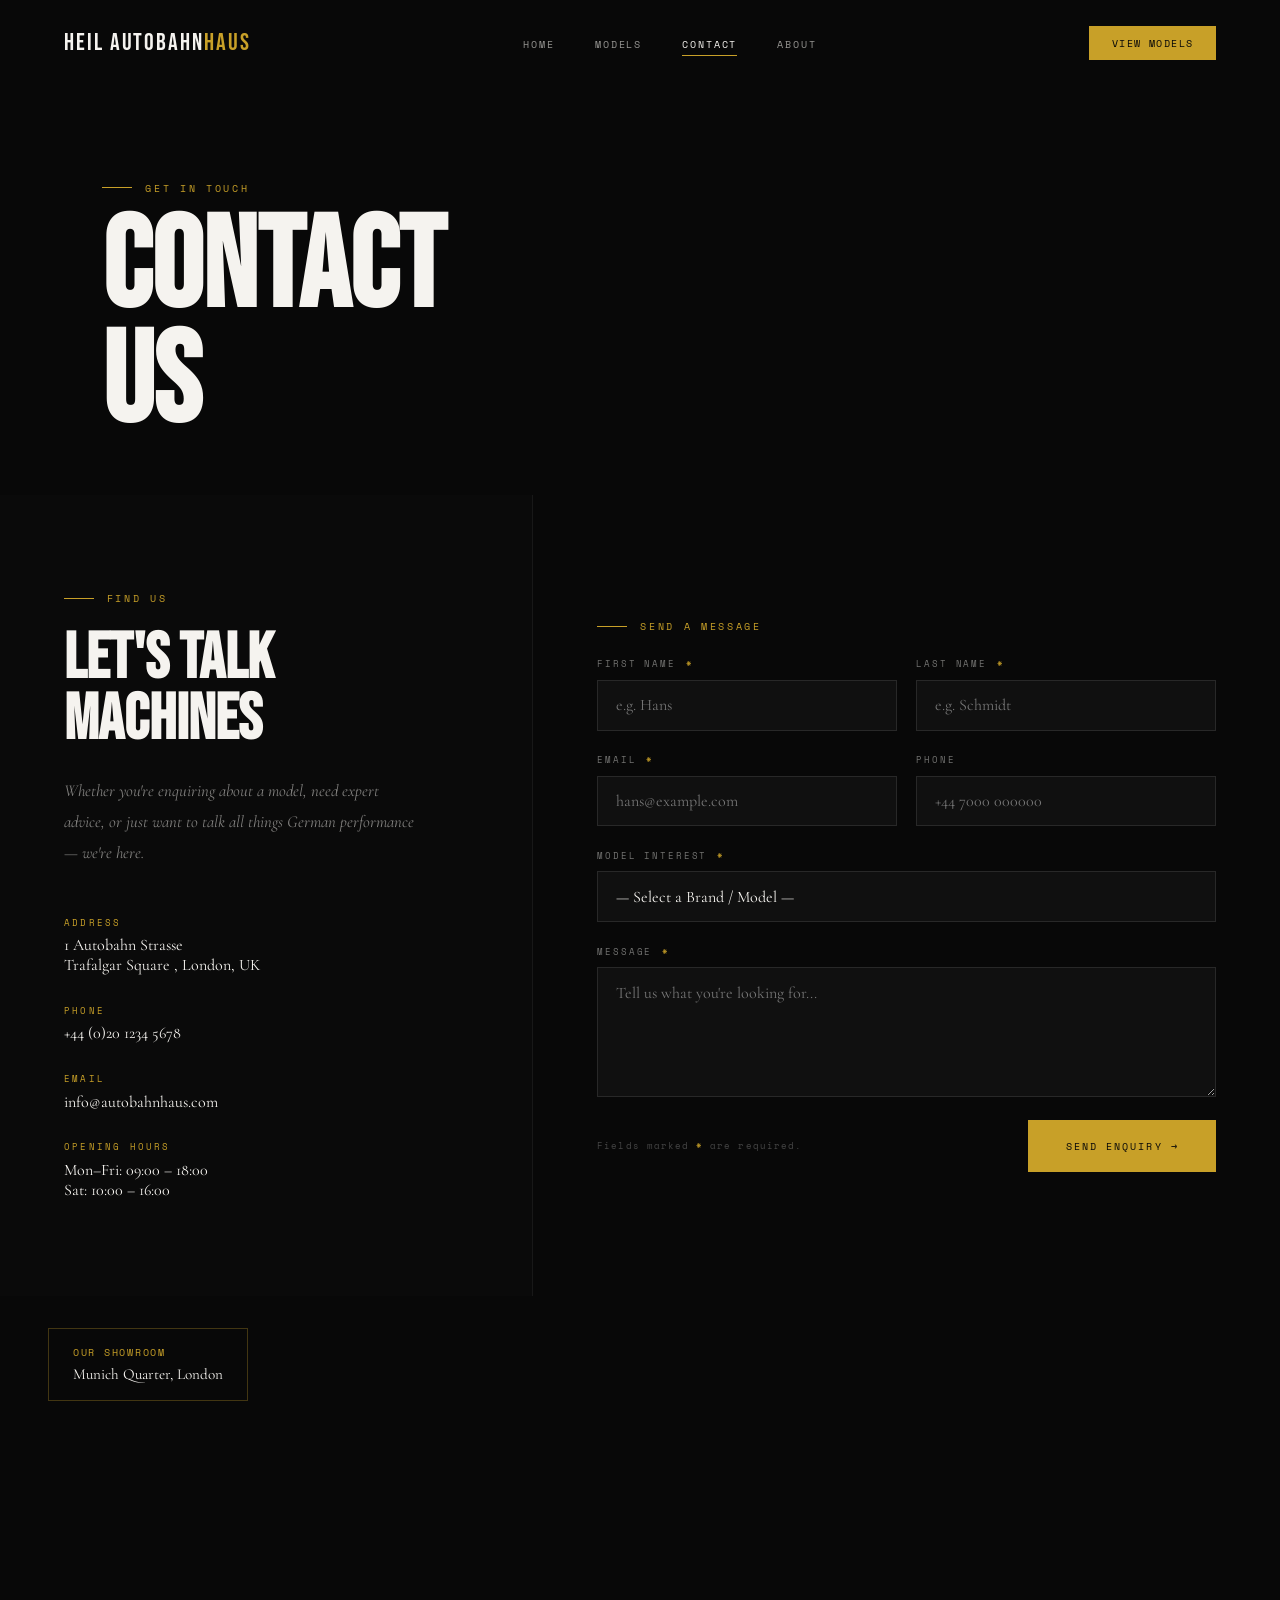
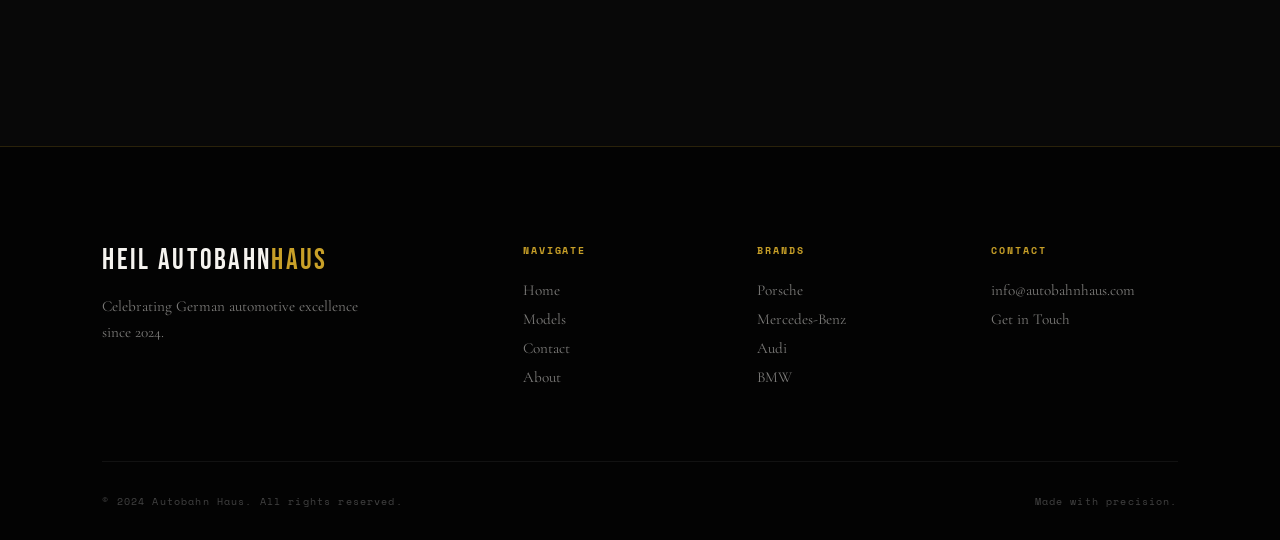
<file: contact.html>
<!DOCTYPE html>
<html lang="en">
<head>
  <meta charset="UTF-8"/>
  <meta name="viewport" content="width=device-width, initial-scale=1.0"/>
  <title>Contact — HEIL AUTOBAHN HAUS</title>
  <link rel="preconnect" href="https://fonts.googleapis.com">
  <link href="https://fonts.googleapis.com/css2?family=Bebas+Neue&family=Cormorant+Garamond:ital,wght@0,300;0,400;0,600;1,300&family=Space+Mono:wght@400;700&display=swap" rel="stylesheet">
  <link rel="stylesheet" href="styles.css">
  <script src="script.js" defer></script>
</head>
<body>
  <nav class="nav" id="nav">
    <a href="index.html" class="nav-logo">HEIL AUTOBAHN<span>HAUS</span></a>
    <ul class="nav-links">
      <li><a href="index.html">Home</a></li>
      <li><a href="products.html">Models</a></li>
      <li><a href="contact.html" class="active">Contact</a></li>
      <li><a href="about.html">About</a></li>
    </ul>
    <a href="products.html" class="nav-cta">View Models</a>
    <button class="nav-hamburger" onclick="toggleMenu()">&#9776;</button>
  </nav>
  <div class="mobile-menu" id="mobileMenu">
    <a href="index.html">Home</a>
    <a href="products.html">Models</a>
    <a href="contact.html">Contact</a>
    <a href="about.html">About</a>
  </div>

  <section class="page-hero">
    <div class="page-hero-bg" style="background-image:url('https://images.unsplash.com/photo-1558618666-fcd25c85cd64?w=1800&q=80')"></div>
    <div class="page-hero-overlay"></div>
    <div class="page-hero-content">
      <span class="section-label">Get in Touch</span>
      <h1>CONTACT<br>US</h1>
    </div>
  </section>

  <div class="contact-wrapper">
    <div class="contact-sidebar" data-reveal>
      <span class="section-label" style="margin-bottom:1.5rem">Find Us</span>
      <h2>LET'S TALK<br>MACHINES</h2>
      <p>Whether you're enquiring about a model, need expert advice, or just want to talk all things German performance — we're here.</p>
      <div class="contact-details">
        <div><div class="contact-detail-label">Address</div><div class="contact-detail-val">1 Autobahn Strasse<br>Trafalgar Square , London, UK</div></div>
        <div><div class="contact-detail-label">Phone</div><div class="contact-detail-val">+44 (0)20 1234 5678</div></div>
        <div><div class="contact-detail-label">Email</div><div class="contact-detail-val">info@autobahnhaus.com</div></div>
        <div><div class="contact-detail-label">Opening Hours</div><div class="contact-detail-val">Mon–Fri: 09:00 – 18:00<br>Sat: 10:00 – 16:00</div></div>
      </div>
    </div>
    <div class="contact-main" data-reveal>
      <span class="section-label" style="margin-bottom:1.5rem">Send a Message</span>
      <form id="contactForm" novalidate>
        <div class="form-row">
          <div class="form-group">
            <label for="firstName">First Name <span class="required-star">*</span></label>
            <input type="text" id="firstName" name="firstName" required placeholder="e.g. Hans">
            <span class="error-msg" id="firstNameError">First name is required.</span>
          </div>
          <div class="form-group">
            <label for="lastName">Last Name <span class="required-star">*</span></label>
            <input type="text" id="lastName" name="lastName" required placeholder="e.g. Schmidt">
            <span class="error-msg" id="lastNameError">Last name is required.</span>
          </div>
        </div>
        <div class="form-row">
          <div class="form-group">
            <label for="email">Email <span class="required-star">*</span></label>
            <input type="email" id="email" name="email" required placeholder="hans@example.com">
            <span class="error-msg" id="emailError">Please enter a valid email.</span>
          </div>
          <div class="form-group">
            <label for="phone">Phone</label>
            <input type="tel" id="phone" name="phone" placeholder="+44 7000 000000">
            <span class="error-msg" id="phoneError">Please enter a valid phone number.</span>
          </div>
        </div>
        <div class="form-group">
          <label for="interest">Model Interest <span class="required-star">*</span></label>
          <select id="interest" name="interest" required>
            <option value="">— Select a Brand / Model —</option>
            <optgroup label="Porsche"><option value="911gt3rs">Porsche 911 GT3 RS</option><option value="taycan">Porsche Taycan Turbo S</option></optgroup>
            <optgroup label="Mercedes-AMG"><option value="amggt">Mercedes-AMG GT Black Series</option><option value="s63">Mercedes S 63 AMG</option></optgroup>
            <optgroup label="Audi"><option value="r8">Audi R8 V10 Plus</option><option value="rs6">Audi RS6 Avant</option></optgroup>
            <optgroup label="BMW M"><option value="m3">BMW M3 Competition</option><option value="m8">BMW M8 Competition</option></optgroup>
            <option value="general">General Enquiry</option>
          </select>
          <span class="error-msg" id="interestError">Please select a model.</span>
        </div>
        <div class="form-group">
          <label for="message">Message <span class="required-star">*</span></label>
          <textarea id="message" name="message" required placeholder="Tell us what you're looking for..."></textarea>
          <span class="error-msg" id="messageError">Please enter a message.</span>
        </div>
        <div class="form-footer">
          <span class="form-note">Fields marked <span>*</span> are required.</span>
          <button type="submit" class="btn-primary">Send Enquiry →</button>
        </div>
      </form>
      <div id="formSuccess">
        <div class="success-icon">✓</div>
        <h3>MESSAGE<br>RECEIVED</h3>
        <p>Thank you. A specialist will respond within 24 hours.</p>
        <a href="products.html" class="btn-ghost">Browse Models</a>
      </div>
    </div>
  </div>

  <div class="map-section">
    <div class="map-overlay-tag"><p>Our Showroom</p><span>Munich Quarter, London</span></div>
    <iframe src="https://www.google.com/maps/embed?pb=!1m18!1m12!1m3!1d2482.8193523427957!2d-0.12775848422919083!3d51.50329997963441!2m3!1f0!2f0!3f0!3m2!1i1024!2i768!4f13.1!3m3!1m2!1s0x487604ce3941eb1f%3A0x1a5342fdf089c627!2sWestminster%2C%20London!5e0!3m2!1sen!2suk!4v1699999999999!5m2!1sen!2suk" allowfullscreen="" loading="lazy" referrerpolicy="no-referrer-when-downgrade" title="Location"></iframe>
  </div>

  <footer class="footer">
    <div class="footer-inner">
      <div class="footer-brand"><div class="footer-logo">HEIL AUTOBAHN<span>HAUS</span></div><p>Celebrating German automotive excellence since 2024.</p></div>
      <div class="footer-links"><h4>Navigate</h4><a href="index.html">Home</a><a href="products.html">Models</a><a href="contact.html">Contact</a><a href="about.html">About</a></div>
      <div class="footer-links"><h4>Brands</h4><a href="products.html">Porsche</a><a href="products.html">Mercedes-Benz</a><a href="products.html">Audi</a><a href="products.html">BMW</a></div>
      <div class="footer-links"><h4>Contact</h4><a href="mailto:info@autobahnhaus.com">info@autobahnhaus.com</a><a href="contact.html">Get in Touch</a></div>
    </div>
    <div class="footer-bottom"><span>© 2024 Autobahn Haus. All rights reserved.</span><span>Made with precision.</span></div>
  </footer>


</body>
</html>
</file>
<file: styles.css>
:root {
  --accent: #C8A028;
  --accent-light: #e8c050;
  --white: #f5f3ef;
  --dark: #080808;
  --dark2: #0e0e0e;
  --text-muted: rgba(245,243,239,0.5);
}
 

*, *::before, *::after { box-sizing: border-box; margin: 0; padding: 0; }
html { scroll-behavior: smooth; }
body { background: var(--dark); color: var(--white); font-family: 'Cormorant Garamond', serif; overflow-x: hidden; }
::-webkit-scrollbar { width: 5px; }
::-webkit-scrollbar-track { background: var(--dark); }
::-webkit-scrollbar-thumb { background: var(--accent); }
::selection { background: var(--accent); color: var(--dark); }
 

@keyframes fadeUp {
  from { opacity: 0; transform: translateY(25px); }
  to   { opacity: 1; transform: translateY(0); }
}
@keyframes fadeIn {
  from { opacity: 0; }
  to   { opacity: 1; }
}
@keyframes slowzoom {
  from { transform: scale(1.05); }
  to   { transform: scale(1.12); }
}
@keyframes marquee {
  from { transform: translateX(0); }
  to   { transform: translateX(-50%); }
}
@keyframes linegrow {
  0%, 100% { transform: scaleY(1); opacity: .5; }
  50%       { transform: scaleY(1.3); opacity: 1; }
}
 
/* NAV  */
.nav {
  position: fixed; top: 0; left: 0; right: 0; z-index: 1000;
  display: flex; align-items: center; justify-content: space-between;
  padding: 1.6rem 5vw;
  transition: background 0.4s, padding 0.4s;
}
.nav.scrolled {
  background: rgba(8,8,8,0.92);
  backdrop-filter: blur(12px);
  padding: 1rem 5vw;
  border-bottom: 1px solid rgba(200,160,40,0.15);
}
.nav-logo { font-family: 'Bebas Neue', sans-serif; font-size: 1.5rem; letter-spacing: 0.08em; color: var(--white); text-decoration: none; }
.nav-logo span { color: var(--accent); }
.nav-links { display: flex; gap: 2.5rem; list-style: none; }
.nav-links a {
  font-family: 'Space Mono', monospace; font-size: 0.65rem; letter-spacing: 0.18em;
  text-transform: uppercase; color: rgba(245,243,239,0.6); text-decoration: none;
  transition: color 0.2s; position: relative;
}
.nav-links a::after {
  content: ''; position: absolute; bottom: -4px; left: 0; right: 0;
  height: 1px; background: var(--accent); transform: scaleX(0);
  transform-origin: right; transition: transform 0.3s;
}
.nav-links a:hover, .nav-links a.active { color: var(--white); }
.nav-links a:hover::after, .nav-links a.active::after { transform: scaleX(1); transform-origin: left; }
.nav-cta {
  font-family: 'Space Mono', monospace; font-size: 0.6rem; letter-spacing: 0.15em;
  text-transform: uppercase; color: var(--dark); background: var(--accent);
  padding: 0.65rem 1.4rem; text-decoration: none; transition: background 0.2s, transform 0.2s;
}
.nav-cta:hover { background: var(--accent-light); transform: translateY(-1px); }
.nav-hamburger { display: none; background: none; border: none; color: var(--white); font-size: 1.5rem; cursor: pointer; }
.mobile-menu {
  display: none; position: fixed; inset: 0;
  background: rgba(8,8,8,0.97); z-index: 999;
  flex-direction: column; align-items: center; justify-content: center; gap: 2.5rem;
}
.mobile-menu.open { display: flex; }
.mobile-menu a { font-family: 'Bebas Neue', sans-serif; font-size: 3rem; color: var(--white); text-decoration: none; letter-spacing: 0.1em; transition: color 0.2s; }
.mobile-menu a:hover { color: var(--accent); }
@media (max-width: 768px) {
  .nav-links, .nav-cta { display: none; }
  .nav-hamburger { display: block; }
}
 
/* BUTTONS */
.btn-primary {
  display: inline-block; font-family: 'Space Mono', monospace; font-size: 0.65rem;
  letter-spacing: 0.2em; text-transform: uppercase; color: var(--dark);
  background: var(--accent); padding: 1rem 2.2rem; text-decoration: none;
  border: 2px solid var(--accent); transition: background 0.2s, color 0.2s, transform 0.2s; cursor: pointer;
}
.btn-primary:hover { background: transparent; color: var(--accent); transform: translateY(-2px); }
.btn-ghost {
  display: inline-block; font-family: 'Space Mono', monospace; font-size: 0.65rem;
  letter-spacing: 0.2em; text-transform: uppercase; color: var(--white);
  background: transparent; padding: 1rem 2.2rem; text-decoration: none;
  border: 2px solid rgba(255,255,255,0.2); transition: border-color 0.2s, color 0.2s, transform 0.2s; cursor: pointer;
}
.btn-ghost:hover { border-color: var(--accent); color: var(--accent); transform: translateY(-2px); }
 

.section-label {
  display: inline-flex; align-items: center; gap: 0.8rem;
  font-family: 'Space Mono', monospace; font-size: 0.6rem;
  letter-spacing: 0.28em; text-transform: uppercase; color: var(--accent);
}
.section-label::before { content: ''; width: 30px; height: 1px; background: var(--accent); }


[data-reveal] { opacity: 0; transform: translateY(30px); transition: opacity 0.8s ease, transform 0.8s ease; }
[data-reveal].revealed { opacity: 1; transform: translateY(0); }
 

.page-hero {
  height: 55vh; min-height: 350px; position: relative;
  display: flex; align-items: flex-end; padding: 80px 8vw 6vh; overflow: hidden;
}
.page-hero-bg { position: absolute; inset: 0; background-size: cover; background-position: center; opacity: 0.4; }
.page-hero-overlay { position: absolute; inset: 0; background: linear-gradient(to top, var(--dark) 20%, transparent 70%); }
.page-hero-content { position: relative; }
.page-hero-content .section-label { margin-bottom: 1rem; }
.page-hero-content h1 { font-family: 'Bebas Neue', sans-serif; font-size: clamp(4rem, 10vw, 9rem); line-height: 0.9; color: var(--white); }
 
/* FOOTER */
.footer { background: #030303; border-top: 1px solid rgba(200,160,40,0.2); padding: 6rem 8vw 2rem; }
.footer-inner { display: grid; grid-template-columns: 2fr 1fr 1fr 1fr; gap: 3rem; margin-bottom: 4rem; }
.footer-logo { font-family: 'Bebas Neue', sans-serif; font-size: 1.8rem; letter-spacing: 0.08em; color: var(--white); margin-bottom: 1rem; }
.footer-logo span { color: var(--accent); }
.footer-brand p { font-family: 'Cormorant Garamond', serif; font-size: 0.95rem; color: var(--text-muted); line-height: 1.7; max-width: 280px; }
.footer-links h4 { font-family: 'Space Mono', monospace; font-size: 0.6rem; letter-spacing: 0.2em; text-transform: uppercase; color: var(--accent); margin-bottom: 1.5rem; }
.footer-links a { display: block; font-family: 'Cormorant Garamond', serif; font-size: 0.95rem; color: var(--text-muted); text-decoration: none; margin-bottom: 0.7rem; transition: color 0.2s; }
.footer-links a:hover { color: var(--white); }
.footer-bottom { display: flex; justify-content: space-between; padding-top: 2rem; border-top: 1px solid rgba(255,255,255,0.06); font-family: 'Space Mono', monospace; font-size: 0.6rem; letter-spacing: 0.12em; color: rgba(255,255,255,0.25); }
@media (max-width: 768px) { .footer-inner { grid-template-columns: 1fr 1fr; } .footer-bottom { flex-direction: column; gap: 0.5rem; } }
@media (max-width: 480px) { .footer-inner { grid-template-columns: 1fr; } }
 
/* INDEX.HTML */
 
.hero {
  height: 100vh; position: relative; display: flex; flex-direction: column;
  justify-content: flex-end; padding: 0 8vw 8vh; overflow: hidden; background: var(--dark);
}
.hero-bg {
  position: absolute; inset: 0;
  background-image: url('https://images.unsplash.com/photo-1503376780353-7e6692767b70?w=1800&q=80');
  background-size: cover; background-position: center 40%;
  opacity: .45; transform: scale(1.05);
  animation: slowzoom 20s ease-in-out infinite alternate;
}
.hero-overlay {
  position: absolute; inset: 0;
  background: linear-gradient(to top, #080808 18%, transparent 70%),
              linear-gradient(to right, #080808 0%, transparent 55%);
}
.hero-tag { position: relative; font-family: 'Space Mono', monospace; font-size: .65rem; letter-spacing: .25em; color: var(--accent); text-transform: uppercase; margin-bottom: 1.2rem; opacity: 0; animation: fadeUp .8s .3s forwards; }
.hero-title { position: relative; font-family: 'Bebas Neue', sans-serif; font-size: clamp(5rem, 14vw, 14rem); line-height: .9; color: var(--white); letter-spacing: -.02em; opacity: 0; animation: fadeUp .9s .5s forwards; }
.hero-title span { color: var(--accent); }
.hero-sub { position: relative; font-family: 'Cormorant Garamond', serif; font-size: clamp(1rem, 2vw, 1.4rem); font-style: italic; color: rgba(255,255,255,0.6); margin-top: 1rem; max-width: 500px; opacity: 0; animation: fadeUp .9s .7s forwards; }
.hero-cta { position: relative; margin-top: 2.5rem; display: flex; gap: 1.2rem; opacity: 0; animation: fadeUp .9s .9s forwards; }
.hero-scroll { position: absolute; right: 6vw; bottom: 6vh; display: flex; flex-direction: column; align-items: center; gap: .6rem; font-family: 'Space Mono', monospace; font-size: .55rem; letter-spacing: .2em; color: rgba(255,255,255,0.35); text-transform: uppercase; opacity: 0; animation: fadeIn 1s 1.2s forwards; }
.scroll-line { width: 1px; height: 60px; background: linear-gradient(to bottom, var(--accent), transparent); animation: linegrow 2s 1.5s ease-in-out infinite; }
 
.brand-strip { background: var(--accent); padding: 1.1rem 0; overflow: hidden; white-space: nowrap; }
.brand-strip-inner { display: inline-flex; gap: 4rem; animation: marquee 18s linear infinite; }
.brand-strip span { font-family: 'Bebas Neue', sans-serif; font-size: 1.3rem; letter-spacing: .15em; color: var(--dark); }
 
.intro { display: grid; grid-template-columns: 1fr 1fr; min-height: 70vh; }
.intro-text { background: var(--dark2); padding: 8vw; display: flex; flex-direction: column; justify-content: center; }
.intro-text .section-label { margin-bottom: 2rem; }
.intro-text h2 { font-family: 'Bebas Neue', sans-serif; font-size: clamp(3rem, 5vw, 5.5rem); line-height: .95; color: var(--white); margin-bottom: 2rem; }
.intro-text p { font-family: 'Cormorant Garamond', serif; font-size: 1.15rem; line-height: 1.85; color: rgba(255,255,255,0.55); max-width: 460px; }
.intro-text p+p { margin-top: 1rem; }
.intro-img { position: relative; overflow: hidden; }
.intro-img img { width: 100%; height: 100%; object-fit: cover; transition: transform .8s ease; }
.intro-img:hover img { transform: scale(1.04); }
 
.stats { background: var(--dark); display: grid; grid-template-columns: repeat(4,1fr); border-top: 1px solid rgba(255,255,255,0.07); }
.stat-item { padding: 4rem 3rem; border-right: 1px solid rgba(255,255,255,0.07); position: relative; }
.stat-item:last-child { border-right: none; }
.stat-item::before { content: ''; position: absolute; top: 0; left: 0; right: 0; height: 2px; background: var(--accent); transform: scaleX(0); transform-origin: left; transition: transform .5s ease; }
.stat-item:hover::before { transform: scaleX(1); }
.stat-num { font-family: 'Bebas Neue', sans-serif; font-size: 4.5rem; color: var(--accent); line-height: 1; }
.stat-label { font-family: 'Space Mono', monospace; font-size: .65rem; letter-spacing: .2em; text-transform: uppercase; color: rgba(255,255,255,0.4); margin-top: .5rem; }
 
.features { background: #0a0a0a; padding: 8rem 8vw; }
.features-header { display: flex; justify-content: space-between; align-items: flex-end; margin-bottom: 4rem; }
.features-header h2 { font-family: 'Bebas Neue', sans-serif; font-size: clamp(3rem, 5vw, 5rem); color: var(--white); line-height: .95; }
.cards-grid { display: grid; grid-template-columns: repeat(5,1fr); gap: 1.5px; }
.card { position: relative; overflow: hidden; aspect-ratio: 3/4; cursor: pointer; }
.card img { width: 100%; height: 100%; object-fit: cover; transition: transform .7s ease; }
.card:hover img { transform: scale(1.08); }
.card-overlay { position: absolute; inset: 0; background: linear-gradient(to top, rgba(8,8,8,0.92) 0%, transparent 55%); }
.card-content { position: absolute; bottom: 0; left: 0; right: 0; padding: 2rem 1.8rem; transform: translateY(1.5rem); transition: transform .4s ease; }
.card:hover .card-content { transform: translateY(0); }
.card-brand { font-family: 'Space Mono', monospace; font-size: .6rem; letter-spacing: .25em; color: var(--accent); text-transform: uppercase; margin-bottom: .4rem; }
.card-name { font-family: 'Bebas Neue', sans-serif; font-size: 2.2rem; color: var(--white); line-height: 1; }
.card-desc { font-family: 'Cormorant Garamond', serif; font-size: .9rem; color: rgba(255,255,255,0.6); margin-top: .6rem; font-style: italic; opacity: 0; transition: opacity .4s .1s; }
.card:hover .card-desc { opacity: 1; }
 
.quote-band { background: var(--accent); padding: 5rem 8vw; display: flex; align-items: center; gap: 3rem; }
.quote-mark { font-family: 'Bebas Neue', sans-serif; font-size: 12rem; line-height: .7; color: rgba(0,0,0,0.15); flex-shrink: 0; }
.quote-text { font-family: 'Cormorant Garamond', serif; font-size: clamp(1.5rem, 3vw, 2.5rem); font-style: italic; color: #080808; line-height: 1.4; }
.quote-attr { font-family: 'Space Mono', monospace; font-size: .65rem; letter-spacing: .2em; color: rgba(0,0,0,0.5); margin-top: 1rem; text-transform: uppercase; }
 
@media (max-width: 900px) {
  .intro { grid-template-columns: 1fr; }
  .intro-img { height: 50vw; }
  .stats { grid-template-columns: repeat(2,1fr); }
  .cards-grid { grid-template-columns: 1fr 1fr; }
  .features-header { flex-direction: column; align-items: flex-start; gap: 1rem; }
}
@media (max-width: 600px) {
  .cards-grid { grid-template-columns: 1fr; }
  .stats { grid-template-columns: 1fr 1fr; }
  .quote-band { flex-direction: column; }
  .quote-mark { font-size: 6rem; }
}
 
/* PRODUCTS.HTML */
 
.filter-bar { background: var(--dark2); padding: 2rem 8vw; display: flex; gap: .8rem; flex-wrap: wrap; border-bottom: 1px solid rgba(255,255,255,0.06); position: sticky; top: 72px; z-index: 100; }
.filter-btn { font-family: 'Space Mono', monospace; font-size: .6rem; letter-spacing: .18em; text-transform: uppercase; color: rgba(245,243,239,0.5); background: transparent; border: 1px solid rgba(255,255,255,0.12); padding: .55rem 1.2rem; cursor: pointer; transition: all .2s; }
.filter-btn.active, .filter-btn:hover { color: var(--dark); background: var(--accent); border-color: var(--accent); }
 
.products-section { padding: 5rem 8vw 8rem; background: var(--dark); }
.section-title-bar { display: flex; align-items: baseline; gap: 1.5rem; margin-bottom: 3rem; }
.section-title-bar h2 { font-family: 'Bebas Neue', sans-serif; font-size: clamp(2.5rem, 5vw, 4.5rem); color: var(--white); line-height: 1; }
.count-tag { font-family: 'Space Mono', monospace; font-size: .65rem; letter-spacing: .2em; color: var(--text-muted); }
 
.products-grid { display: grid; grid-template-columns: repeat(auto-fill, minmax(340px, 1fr)); gap: 2px; }
.product-card { background: var(--dark2); overflow: hidden; cursor: pointer; transition: transform .4s ease; }
.product-card:hover { transform: translateY(-6px); }
.product-card.hidden { display: none; }
.product-img { position: relative; overflow: hidden; aspect-ratio: 16/9; }
.product-img img { width: 100%; height: 100%; object-fit: cover; transition: transform .7s ease; }
.product-card:hover .product-img img { transform: scale(1.07); }
.product-badge { position: absolute; top: 1rem; left: 1rem; font-family: 'Space Mono', monospace; font-size: .55rem; letter-spacing: .2em; text-transform: uppercase; color: var(--dark); background: var(--accent); padding: .3rem .7rem; }
.product-info { padding: 1.8rem; border-bottom: 2px solid transparent; transition: border-color .3s; }
.product-card:hover .product-info { border-color: var(--accent); }
.product-brand { font-family: 'Space Mono', monospace; font-size: .58rem; letter-spacing: .22em; text-transform: uppercase; color: var(--accent); margin-bottom: .4rem; }
.product-name { font-family: 'Bebas Neue', sans-serif; font-size: 2rem; color: var(--white); line-height: 1; margin-bottom: .6rem; }
.product-desc { font-family: 'Cormorant Garamond', serif; font-size: .95rem; line-height: 1.7; color: var(--text-muted); font-style: italic; }
.product-specs { display: grid; grid-template-columns: repeat(3,1fr); border-top: 1px solid rgba(255,255,255,0.06); }
.spec { padding: 1rem; border-right: 1px solid rgba(255,255,255,0.06); text-align: center; }
.spec:last-child { border-right: none; }
.spec-val { font-family: 'Bebas Neue', sans-serif; font-size: 1.3rem; color: var(--accent); }
.spec-key { font-family: 'Space Mono', monospace; font-size: .5rem; letter-spacing: .15em; text-transform: uppercase; color: rgba(255,255,255,0.3); margin-top: .2rem; }
 
@media (max-width: 600px) { .products-grid { grid-template-columns: 1fr; } }
 
/* CONTACT.HTML */
 
.contact-wrapper { display: grid; grid-template-columns: 1fr 1.4fr; min-height: 80vh; }
.contact-sidebar { background: #0a0a0a; padding: 6rem 5vw; border-right: 1px solid rgba(255,255,255,0.06); display: flex; flex-direction: column; justify-content: center; }
.contact-sidebar h2 { font-family: 'Bebas Neue', sans-serif; font-size: clamp(3rem, 5vw, 4.5rem); line-height: .95; color: var(--white); margin-bottom: 1.5rem; }
.contact-sidebar p { font-family: 'Cormorant Garamond', serif; font-size: 1.05rem; line-height: 1.85; color: var(--text-muted); font-style: italic; max-width: 350px; margin-bottom: 3rem; }
.contact-details { display: flex; flex-direction: column; gap: 1.8rem; }
.contact-detail-label { font-family: 'Space Mono', monospace; font-size: .55rem; letter-spacing: .25em; text-transform: uppercase; color: var(--accent); margin-bottom: .4rem; }
.contact-detail-val { font-family: 'Cormorant Garamond', serif; font-size: 1rem; color: var(--white); }
 
.contact-main { background: var(--dark); padding: 6rem 5vw; display: flex; flex-direction: column; justify-content: center; }
.contact-main .section-label { margin-bottom: 1.5rem; }
.form-row { display: grid; grid-template-columns: 1fr 1fr; gap: 1.2rem; }
.form-group { display: flex; flex-direction: column; margin-bottom: 1.4rem; }
label { font-family: 'Space Mono', monospace; font-size: .58rem; letter-spacing: .2em; text-transform: uppercase; color: rgba(245,243,239,0.45); margin-bottom: .6rem; }
.required-star { color: var(--accent); margin-left: 2px; }
input, select, textarea { background: rgba(255,255,255,0.03); border: 1px solid rgba(255,255,255,0.1); color: var(--white); font-family: 'Cormorant Garamond', serif; font-size: 1rem; padding: .9rem 1.1rem; outline: none; transition: border-color .2s, background .2s; width: 100%; -webkit-appearance: none; appearance: none; }
input:focus, select:focus, textarea:focus { border-color: var(--accent); background: rgba(200,160,40,0.04); }
input.error, select.error, textarea.error { border-color: #e05454; }
select option { background: #111; color: var(--white); }
textarea { resize: vertical; min-height: 130px; }
.error-msg { display: none; font-family: 'Space Mono', monospace; font-size: .55rem; letter-spacing: .1em; color: #e05454; margin-top: .4rem; }
.form-footer { display: flex; align-items: center; justify-content: space-between; margin-top: .5rem; flex-wrap: wrap; gap: 1rem; }
.form-note { font-family: 'Space Mono', monospace; font-size: .55rem; letter-spacing: .12em; color: rgba(255,255,255,0.25); }
.form-note span { color: var(--accent); }
#formSuccess { display: none; flex-direction: column; align-items: center; text-align: center; padding: 4rem 2rem; gap: 1.5rem; }
.success-icon { width: 70px; height: 70px; border: 2px solid var(--accent); border-radius: 50%; display: flex; align-items: center; justify-content: center; font-size: 2rem; }
#formSuccess h3 { font-family: 'Bebas Neue', sans-serif; font-size: 3rem; color: var(--white); line-height: 1; }
#formSuccess p { font-family: 'Cormorant Garamond', serif; font-size: 1.1rem; font-style: italic; color: var(--text-muted); }
 
.map-section { background: var(--dark); position: relative; }
.map-section iframe { width: 100%; height: 450px; border: none; filter: grayscale(100%) invert(90%) contrast(85%); display: block; }
.map-overlay-tag { position: absolute; top: 2rem; left: 3rem; background: var(--dark); border: 1px solid rgba(200,160,40,0.3); padding: 1rem 1.5rem; z-index: 10; }
.map-overlay-tag p { font-family: 'Space Mono', monospace; font-size: .6rem; letter-spacing: .18em; text-transform: uppercase; color: var(--accent); margin-bottom: .3rem; }
.map-overlay-tag span { font-family: 'Cormorant Garamond', serif; font-size: .95rem; color: var(--white); }
 
@media (max-width: 900px) { .contact-wrapper { grid-template-columns: 1fr; } .form-row { grid-template-columns: 1fr; } }
 
/* ABOUT.HTML */
 
.story-section { padding: 8rem 8vw; background: var(--dark); display: grid; grid-template-columns: 1fr 1fr; gap: 6rem; align-items: center; }
.story-text .section-label { margin-bottom: 1.5rem; }
.story-text h2 { font-family: 'Bebas Neue', sans-serif; font-size: clamp(3rem, 5vw, 5rem); line-height: .95; color: var(--white); margin-bottom: 2rem; }
.story-text p { font-family: 'Cormorant Garamond', serif; font-size: 1.1rem; line-height: 1.9; color: var(--text-muted); }
.story-text p+p { margin-top: 1.2rem; }
.story-img { position: relative; }
.story-img img { width: 100%; aspect-ratio: 4/5; object-fit: cover; }
.story-img::before { content: ''; position: absolute; inset: -12px -12px 12px 12px; border: 2px solid var(--accent); z-index: -1; opacity: .4; }
 
.timeline-section { background: #090909; padding: 8rem 8vw; }
.timeline-section h2 { font-family: 'Bebas Neue', sans-serif; font-size: clamp(3rem, 5vw, 4.5rem); color: var(--white); margin-bottom: 4rem; }
.timeline { position: relative; max-width: 900px; }
.timeline::before { content: ''; position: absolute; left: 90px; top: 0; bottom: 0; width: 1px; background: rgba(200,160,40,0.2); }
.timeline-item { display: grid; grid-template-columns: 100px 1fr; gap: 2.5rem; margin-bottom: 3.5rem; position: relative; }
.timeline-item::after { content: ''; position: absolute; left: 85px; top: 6px; width: 11px; height: 11px; background: var(--accent); border-radius: 50%; }
.timeline-year { font-family: 'Bebas Neue', sans-serif; font-size: 1.8rem; color: var(--accent); text-align: center; padding-top: 3px; }
.timeline-content h3 { font-family: 'Bebas Neue', sans-serif; font-size: 1.5rem; color: var(--white); margin-bottom: .4rem; }
.timeline-content p { font-family: 'Cormorant Garamond', serif; font-size: 1rem; line-height: 1.7; color: var(--text-muted); font-style: italic; }
 
.brands-section { background: var(--dark); padding: 8rem 8vw; }
.brands-section-header { margin-bottom: 4rem; }
.brands-section-header h2 { font-family: 'Bebas Neue', sans-serif; font-size: clamp(3rem, 5vw, 4.5rem); color: var(--white); line-height: 1; }
.brands-grid { display: grid; grid-template-columns: repeat(2,1fr); gap: 1.5px; }
.brand-card { position: relative; overflow: hidden; min-height: 380px; }
.brand-card-bg { position: absolute; inset: 0; background-size: cover; background-position: center; transition: transform .7s ease; }
.brand-card:hover .brand-card-bg { transform: scale(1.06); }
.brand-card-overlay { position: absolute; inset: 0; background: linear-gradient(135deg, rgba(8,8,8,0.85) 0%, rgba(8,8,8,0.55) 100%); }
.brand-card-content { position: relative; padding: 3rem; height: 100%; display: flex; flex-direction: column; justify-content: flex-end; }
.brand-icon { width: 50px; height: 3px; background: var(--accent); margin-bottom: 1rem; }
.brand-card-name { font-family: 'Bebas Neue', sans-serif; font-size: 3rem; color: var(--white); line-height: 1; margin-bottom: .8rem; }
.brand-card-text { font-family: 'Cormorant Garamond', serif; font-size: 1rem; line-height: 1.7; color: rgba(255,255,255,0.65); font-style: italic; max-width: 380px; }
.brand-founded { margin-top: 1.2rem; font-family: 'Space Mono', monospace; font-size: .58rem; letter-spacing: .2em; color: var(--accent); text-transform: uppercase; }
 
.aboutme-section { background: #090909; padding: 8rem 8vw; display: grid; grid-template-columns: 1fr 1.3fr; gap: 6rem; align-items: center; }
.aboutme-img-wrap { position: relative; }
.aboutme-img-wrap img { width: 100%; aspect-ratio: 3/4; object-fit: cover; }
.aboutme-img-wrap::after { content: 'FOUNDER'; position: absolute; bottom: -1px; right: -1px; font-family: 'Bebas Neue', sans-serif; font-size: .9rem; letter-spacing: .2em; background: var(--accent); color: var(--dark); padding: .5rem 1rem; }
.aboutme-text .section-label { margin-bottom: 1.5rem; }
.aboutme-text h2 { font-family: 'Bebas Neue', sans-serif; font-size: clamp(3rem, 5vw, 4.5rem); line-height: .95; color: var(--white); margin-bottom: 1.8rem; }
.aboutme-text p { font-family: 'Cormorant Garamond', serif; font-size: 1.1rem; line-height: 1.9; color: var(--text-muted); }
.aboutme-text p+p { margin-top: 1rem; }
.name-sig { font-family: 'Bebas Neue', sans-serif; font-size: 2.5rem; color: var(--accent); margin-top: 2rem; display: block; }
.role-sig { font-family: 'Space Mono', monospace; font-size: .6rem; letter-spacing: .2em; text-transform: uppercase; color: var(--text-muted); }
.passion-list { display: flex; flex-wrap: wrap; gap: .6rem; margin-top: 2rem; }
.passion-tag { font-family: 'Space Mono', monospace; font-size: .55rem; letter-spacing: .15em; text-transform: uppercase; color: var(--accent); border: 1px solid rgba(200,160,40,0.3); padding: .4rem .8rem; }
 
.team-section { background: var(--dark); padding: 6rem 8vw 8rem; }
.team-section h2 { font-family: 'Bebas Neue', sans-serif; font-size: clamp(2.5rem, 4vw, 4rem); color: var(--white); margin-bottom: 3rem; }
.team-grid { display: grid; grid-template-columns: repeat(3,1fr); gap: 2px; }
.team-card { overflow: hidden; }
.team-card img { width: 100%; aspect-ratio: 3/4; object-fit: cover; transition: transform .5s; }
.team-card:hover img { transform: scale(1.04); }
.team-card-info { background: var(--dark2); padding: 1.5rem; border-top: 2px solid var(--accent); }
.team-card-name { font-family: 'Bebas Neue', sans-serif; font-size: 1.5rem; color: var(--white); line-height: 1; }
.team-card-role { font-family: 'Space Mono', monospace; font-size: .55rem; letter-spacing: .2em; text-transform: uppercase; color: var(--accent); margin-top: .4rem; }
 
@media (max-width: 900px) {
  .story-section, .aboutme-section { grid-template-columns: 1fr; }
  .brands-grid { grid-template-columns: 1fr; }
  .team-grid { grid-template-columns: 1fr 1fr; }
}
@media (max-width: 600px) {
  .team-grid { grid-template-columns: 1fr; }
  .timeline::before { left: 60px; }
  .timeline-item { grid-template-columns: 70px 1fr; }
  .timeline-item::after { left: 55px; }
}
</file>
